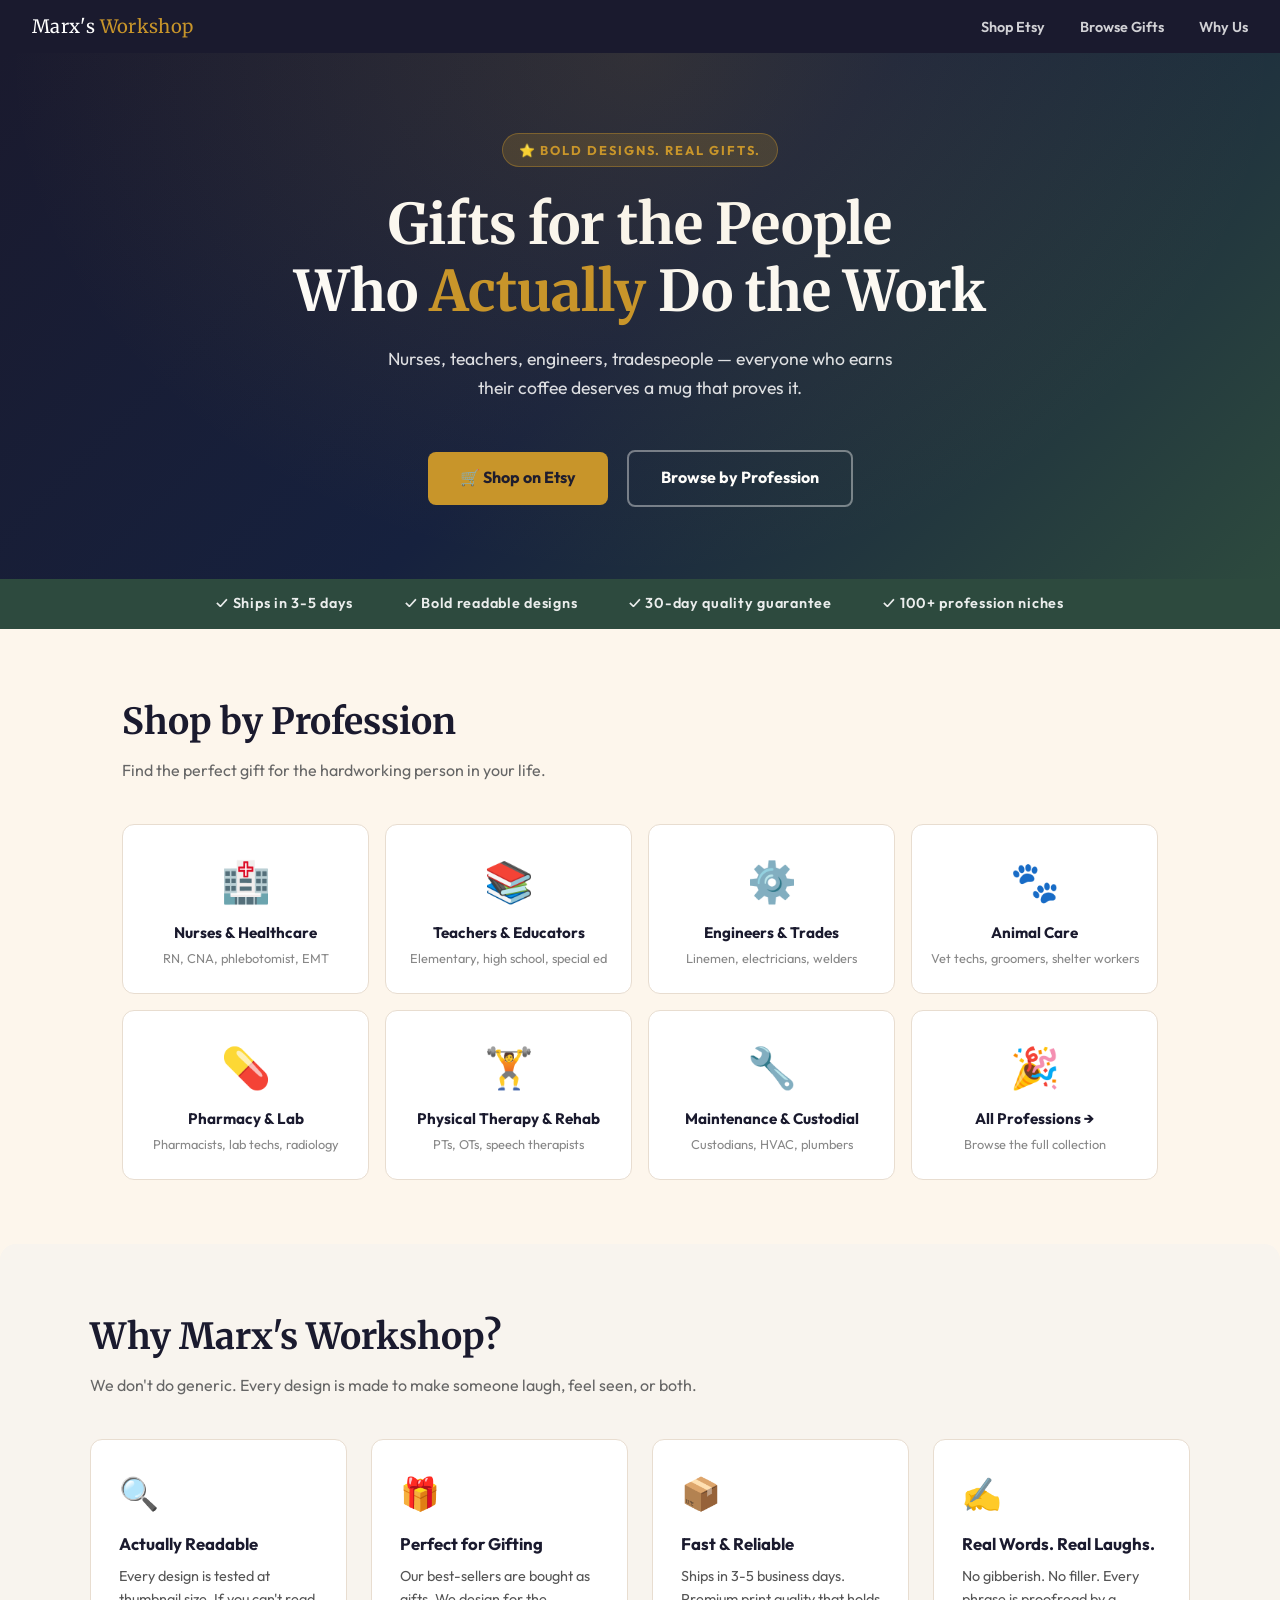
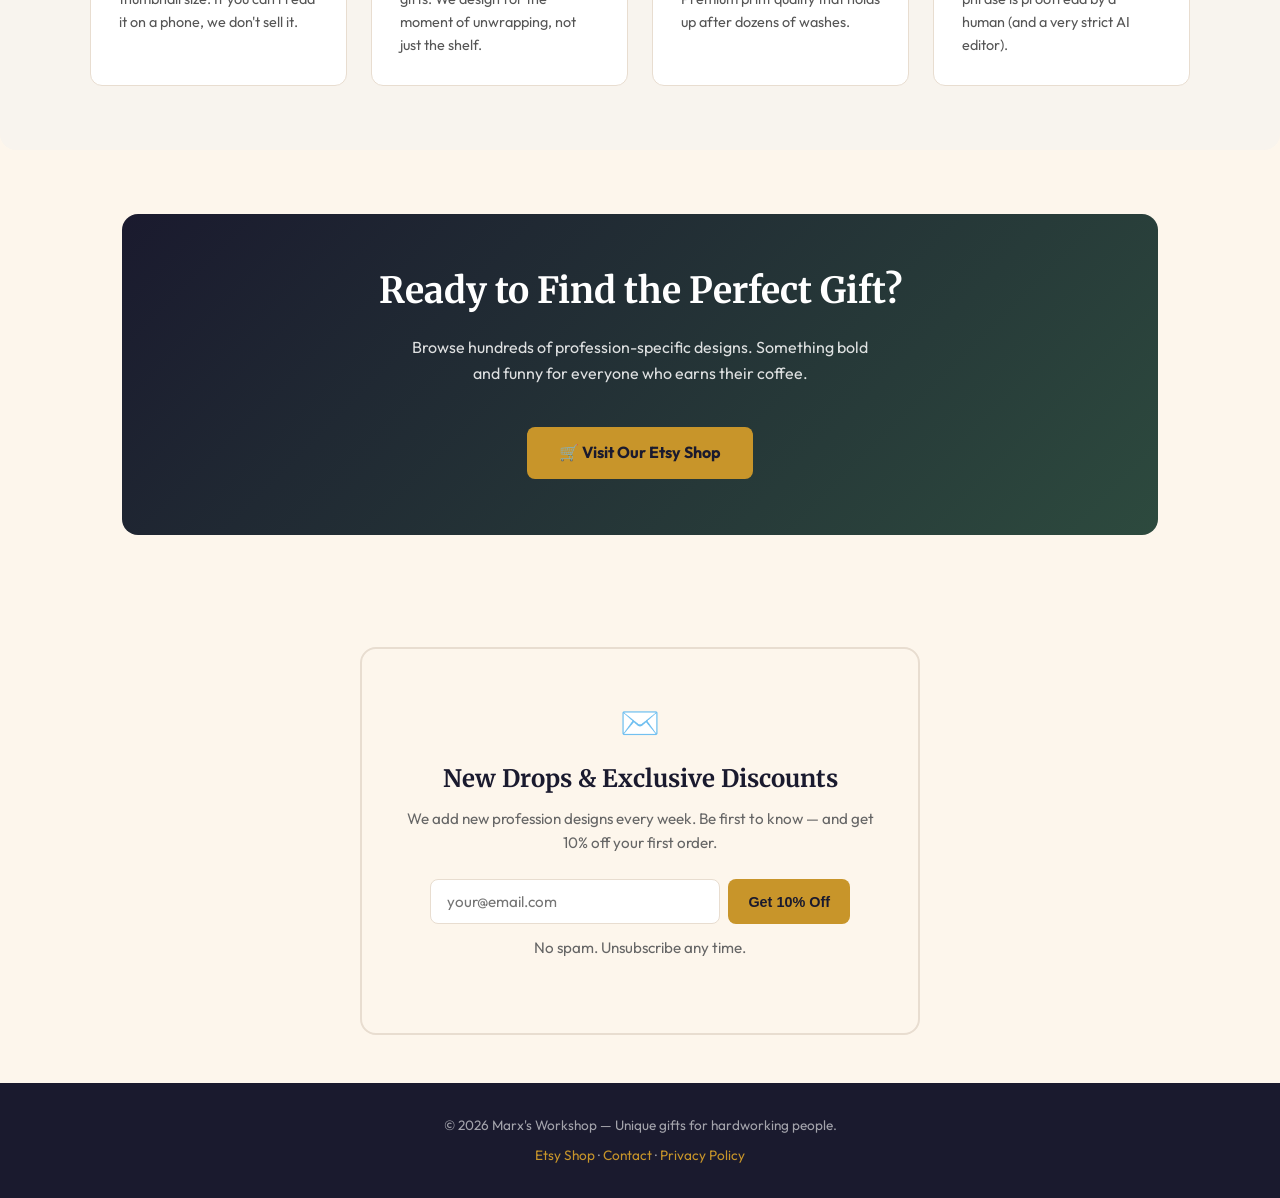
<file: index.html>
<!DOCTYPE html>
<html lang="en">
<head>
  <meta charset="UTF-8">
  <meta name="viewport" content="width=device-width, initial-scale=1.0">
  <title>Marx's Workshop — Unique Gifts for Every Profession</title>
  <meta name="description" content="Handcrafted print-on-demand gifts for nurses, teachers, engineers, and every hardworking professional. Mugs, shirts, and more — bold designs that people actually want.">
  <meta name="keywords" content="funny nurse gift, teacher gift mug, engineer shirt, occupational therapist gift, funny coffee mug, unique profession gifts, etsy gifts">
  <meta property="og:title" content="Marx's Workshop — Unique Gifts for Every Profession">
  <meta property="og:description" content="Bold, readable designs. Fast shipping. Real gifts for real people.">
  <meta property="og:type" content="website">
  <link rel="preconnect" href="https://fonts.googleapis.com">
  <link href="https://fonts.googleapis.com/css2?family=Outfit:wght@400;600;700;900&family=Merriweather:wght@700&display=swap" rel="stylesheet">
  <style>
    *, *::before, *::after { box-sizing: border-box; margin: 0; padding: 0; }

    :root {
      --ink:     #1a1a2e;
      --cream:   #fdf6ec;
      --gold:    #c8952a;
      --rust:    #c0392b;
      --sage:    #2d4a3e;
      --light:   #f8f4ee;
      --border:  #e8ddd0;
    }

    html { scroll-behavior: smooth; }

    body {
      font-family: 'Outfit', sans-serif;
      background: var(--cream);
      color: var(--ink);
      line-height: 1.6;
    }

    /* ── HEADER ── */
    header {
      background: var(--ink);
      color: white;
      padding: 0.75rem 2rem;
      display: flex;
      align-items: center;
      justify-content: space-between;
      position: sticky;
      top: 0;
      z-index: 100;
    }
    .logo {
      font-family: 'Merriweather', serif;
      font-size: 1.15rem;
      letter-spacing: 0.02em;
    }
    .logo span { color: var(--gold); }
    nav a {
      color: rgba(255,255,255,0.8);
      text-decoration: none;
      margin-left: 2rem;
      font-size: 0.9rem;
      font-weight: 600;
      transition: color 0.2s;
    }
    nav a:hover { color: var(--gold); }

    /* ── HERO ── */
    .hero {
      background: linear-gradient(135deg, var(--ink) 0%, #16213e 50%, var(--sage) 100%);
      color: white;
      padding: 5rem 2rem 4rem;
      text-align: center;
      position: relative;
      overflow: hidden;
    }
    .hero::before {
      content: '';
      position: absolute;
      inset: 0;
      background: radial-gradient(ellipse at 50% 0%, rgba(200,149,42,0.15) 0%, transparent 70%);
      pointer-events: none;
    }
    .hero-badge {
      display: inline-block;
      background: rgba(200,149,42,0.2);
      border: 1px solid rgba(200,149,42,0.4);
      color: var(--gold);
      font-size: 0.8rem;
      font-weight: 700;
      letter-spacing: 0.15em;
      text-transform: uppercase;
      padding: 0.35rem 1rem;
      border-radius: 99px;
      margin-bottom: 1.5rem;
    }
    .hero h1 {
      font-family: 'Merriweather', serif;
      font-size: clamp(2rem, 5vw, 3.5rem);
      line-height: 1.2;
      margin-bottom: 1.25rem;
      max-width: 700px;
      margin-left: auto;
      margin-right: auto;
    }
    .hero h1 em { color: var(--gold); font-style: normal; }
    .hero p {
      font-size: 1.1rem;
      opacity: 0.85;
      max-width: 540px;
      margin: 0 auto 2.5rem;
    }
    .hero-cta {
      display: inline-flex;
      align-items: center;
      gap: 0.5rem;
      background: var(--gold);
      color: var(--ink);
      font-weight: 700;
      font-size: 1rem;
      padding: 0.85rem 2rem;
      border-radius: 8px;
      text-decoration: none;
      transition: transform 0.2s, box-shadow 0.2s;
      margin: 0.5rem;
    }
    .hero-cta:hover { transform: translateY(-2px); box-shadow: 0 8px 24px rgba(200,149,42,0.3); }
    .hero-cta.secondary {
      background: transparent;
      color: white;
      border: 2px solid rgba(255,255,255,0.4);
    }
    .hero-cta.secondary:hover { border-color: white; box-shadow: none; }

    /* ── TRUST STRIP ── */
    .trust-strip {
      background: var(--sage);
      color: white;
      padding: 0.85rem 2rem;
      text-align: center;
      font-size: 0.9rem;
      font-weight: 600;
      letter-spacing: 0.05em;
    }
    .trust-strip span { margin: 0 1.5rem; opacity: 0.9; }
    .trust-strip span::before { margin-right: 0.4rem; }

    /* ── SECTIONS ── */
    section { padding: 4rem 2rem; max-width: 1100px; margin: 0 auto; }

    h2 {
      font-family: 'Merriweather', serif;
      font-size: clamp(1.5rem, 3vw, 2.25rem);
      margin-bottom: 0.5rem;
    }
    .section-sub {
      color: #666;
      margin-bottom: 2.5rem;
      font-size: 1rem;
    }

    /* ── NICHE GRID ── */
    .niche-grid {
      display: grid;
      grid-template-columns: repeat(auto-fill, minmax(200px, 1fr));
      gap: 1rem;
    }
    .niche-card {
      background: white;
      border: 1px solid var(--border);
      border-radius: 12px;
      padding: 1.5rem 1rem;
      text-align: center;
      text-decoration: none;
      color: var(--ink);
      transition: transform 0.2s, box-shadow 0.2s, border-color 0.2s;
    }
    .niche-card:hover { transform: translateY(-3px); box-shadow: 0 8px 24px rgba(0,0,0,0.08); border-color: var(--gold); }
    .niche-emoji { font-size: 2.5rem; display: block; margin-bottom: 0.5rem; }
    .niche-label { font-weight: 700; font-size: 0.95rem; }
    .niche-sub { font-size: 0.8rem; color: #888; margin-top: 0.2rem; }

    /* ── WHY US ── */
    .why-grid {
      display: grid;
      grid-template-columns: repeat(auto-fill, minmax(250px, 1fr));
      gap: 1.5rem;
    }
    .why-card {
      background: white;
      border: 1px solid var(--border);
      border-radius: 12px;
      padding: 1.75rem;
    }
    .why-icon { font-size: 2rem; margin-bottom: 0.75rem; }
    .why-card h3 { font-size: 1.05rem; font-weight: 700; margin-bottom: 0.4rem; }
    .why-card p { font-size: 0.9rem; color: #555; }

    /* ── CTA BAND ── */
    .cta-band {
      background: linear-gradient(135deg, var(--ink), var(--sage));
      color: white;
      border-radius: 16px;
      padding: 3rem 2rem;
      text-align: center;
    }
    .cta-band h2 { color: white; font-family: 'Merriweather', serif; }
    .cta-band p { opacity: 0.85; margin: 1rem auto 2rem; max-width: 480px; }

    /* ── NEWSLETTER ── */
    .newsletter {
      background: var(--cream);
      border: 2px solid var(--border);
      border-radius: 16px;
      padding: 3rem 2rem;
      text-align: center;
      max-width: 560px;
      margin: 0 auto;
    }
    .newsletter h2 { font-size: 1.5rem; margin-bottom: 0.5rem; }
    .newsletter p { color: #666; font-size: 0.95rem; margin-bottom: 1.5rem; }
    .nl-form { display: flex; gap: 0.5rem; max-width: 420px; margin: 0 auto; }
    .nl-form input {
      flex: 1; padding: 0.75rem 1rem; border: 1px solid var(--border);
      border-radius: 8px; font-family: inherit; font-size: 0.95rem;
      background: white; color: var(--ink);
    }
    .nl-form input:focus { outline: 2px solid var(--gold); border-color: transparent; }
    .nl-form button {
      padding: 0.75rem 1.25rem; background: var(--gold); color: var(--ink);
      border: none; border-radius: 8px; font-weight: 700; font-size: 0.9rem;
      cursor: pointer; white-space: nowrap; transition: opacity 0.2s;
    }
    .nl-form button:hover { opacity: 0.88; }
    .nl-note { font-size: 0.78rem; color: #aaa; margin-top: 0.75rem; }
    @media (max-width: 480px) { .nl-form { flex-direction: column; } }

    /* ── FOOTER ── */
    footer {
      background: var(--ink);
      color: rgba(255,255,255,0.6);
      text-align: center;
      padding: 2rem;
      font-size: 0.85rem;
    }
    footer a { color: var(--gold); text-decoration: none; }

    @media (max-width: 600px) {
      header { flex-direction: column; gap: 0.75rem; text-align: center; }
      nav a { margin: 0 0.75rem; }
    }
  </style>
</head>
<body>

<header>
  <div class="logo">Marx's <span>Workshop</span></div>
  <nav>
    <a href="https://www.etsy.com/shop/MarxsWorkshop" target="_blank" rel="noopener">Shop Etsy</a>
    <a href="#niches">Browse Gifts</a>
    <a href="#why">Why Us</a>
  </nav>
</header>

<section class="hero" style="max-width:100%;padding-top:5rem;padding-bottom:4rem;">
  <div class="hero-badge">⭐ Bold Designs. Real Gifts.</div>
  <h1>Gifts for the People<br>Who <em>Actually</em> Do the Work</h1>
  <p>Nurses, teachers, engineers, tradespeople — everyone who earns their coffee deserves a mug that proves it.</p>
  <a href="https://www.etsy.com/shop/MarxsWorkshop" class="hero-cta" target="_blank" rel="noopener">
    🛒 Shop on Etsy
  </a>
  <a href="#niches" class="hero-cta secondary">Browse by Profession</a>
</section>

<div class="trust-strip">
  <span>✓ Ships in 3-5 days</span>
  <span>✓ Bold readable designs</span>
  <span>✓ 30-day quality guarantee</span>
  <span>✓ 100+ profession niches</span>
</div>

<section id="niches">
  <h2>Shop by Profession</h2>
  <p class="section-sub">Find the perfect gift for the hardworking person in your life.</p>
  <div class="niche-grid">
    <a href="https://www.etsy.com/shop/MarxsWorkshop" class="niche-card" target="_blank" rel="noopener">
      <span class="niche-emoji">🏥</span>
      <div class="niche-label">Nurses & Healthcare</div>
      <div class="niche-sub">RN, CNA, phlebotomist, EMT</div>
    </a>
    <a href="https://www.etsy.com/shop/MarxsWorkshop" class="niche-card" target="_blank" rel="noopener">
      <span class="niche-emoji">📚</span>
      <div class="niche-label">Teachers & Educators</div>
      <div class="niche-sub">Elementary, high school, special ed</div>
    </a>
    <a href="https://www.etsy.com/shop/MarxsWorkshop" class="niche-card" target="_blank" rel="noopener">
      <span class="niche-emoji">⚙️</span>
      <div class="niche-label">Engineers & Trades</div>
      <div class="niche-sub">Linemen, electricians, welders</div>
    </a>
    <a href="https://www.etsy.com/shop/MarxsWorkshop" class="niche-card" target="_blank" rel="noopener">
      <span class="niche-emoji">🐾</span>
      <div class="niche-label">Animal Care</div>
      <div class="niche-sub">Vet techs, groomers, shelter workers</div>
    </a>
    <a href="https://www.etsy.com/shop/MarxsWorkshop" class="niche-card" target="_blank" rel="noopener">
      <span class="niche-emoji">💊</span>
      <div class="niche-label">Pharmacy & Lab</div>
      <div class="niche-sub">Pharmacists, lab techs, radiology</div>
    </a>
    <a href="https://www.etsy.com/shop/MarxsWorkshop" class="niche-card" target="_blank" rel="noopener">
      <span class="niche-emoji">🏋️</span>
      <div class="niche-label">Physical Therapy & Rehab</div>
      <div class="niche-sub">PTs, OTs, speech therapists</div>
    </a>
    <a href="https://www.etsy.com/shop/MarxsWorkshop" class="niche-card" target="_blank" rel="noopener">
      <span class="niche-emoji">🔧</span>
      <div class="niche-label">Maintenance & Custodial</div>
      <div class="niche-sub">Custodians, HVAC, plumbers</div>
    </a>
    <a href="https://www.etsy.com/shop/MarxsWorkshop" class="niche-card" target="_blank" rel="noopener">
      <span class="niche-emoji">🎉</span>
      <div class="niche-label">All Professions →</div>
      <div class="niche-sub">Browse the full collection</div>
    </a>
  </div>
</section>

<section id="why" style="background:var(--light);border-radius:16px;max-width:100%;padding:4rem 2rem;">
  <div style="max-width:1100px;margin:0 auto;">
    <h2>Why Marx's Workshop?</h2>
    <p class="section-sub">We don't do generic. Every design is made to make someone laugh, feel seen, or both.</p>
    <div class="why-grid">
      <div class="why-card">
        <div class="why-icon">🔍</div>
        <h3>Actually Readable</h3>
        <p>Every design is tested at thumbnail size. If you can't read it on a phone, we don't sell it.</p>
      </div>
      <div class="why-card">
        <div class="why-icon">🎁</div>
        <h3>Perfect for Gifting</h3>
        <p>Our best-sellers are bought as gifts. We design for the moment of unwrapping, not just the shelf.</p>
      </div>
      <div class="why-card">
        <div class="why-icon">📦</div>
        <h3>Fast & Reliable</h3>
        <p>Ships in 3-5 business days. Premium print quality that holds up after dozens of washes.</p>
      </div>
      <div class="why-card">
        <div class="why-icon">✍️</div>
        <h3>Real Words. Real Laughs.</h3>
        <p>No gibberish. No filler. Every phrase is proofread by a human (and a very strict AI editor).</p>
      </div>
    </div>
  </div>
</section>

<section>
  <div class="cta-band">
    <h2>Ready to Find the Perfect Gift?</h2>
    <p>Browse hundreds of profession-specific designs. Something bold and funny for everyone who earns their coffee.</p>
    <a href="https://www.etsy.com/shop/MarxsWorkshop" class="hero-cta" target="_blank" rel="noopener">
      🛒 Visit Our Etsy Shop
    </a>
  </div>
</section>

<section id="newsletter" style="padding:3rem 2rem;">
  <div class="newsletter">
    <div style="font-size:2rem;margin-bottom:0.75rem;">✉️</div>
    <h2>New Drops & Exclusive Discounts</h2>
    <p>We add new profession designs every week. Be first to know — and get 10% off your first order.</p>
    <form class="nl-form" onsubmit="submitEmail(event)">
      <input type="email" id="nl-email" placeholder="your@email.com" required autocomplete="email">
      <button type="submit" id="nl-btn">Get 10% Off</button>
    </form>
    <p class="nl-note" id="nl-msg">No spam. Unsubscribe any time.</p>
  </div>
</section>

<footer>
  <p>&copy; 2026 Marx's Workshop &mdash; Unique gifts for hardworking people.</p>
  <p style="margin-top:0.5rem;">
    <a href="https://www.etsy.com/shop/MarxsWorkshop" target="_blank" rel="noopener">Etsy Shop</a> ·
    <a href="mailto:marxsworkshop@gmail.com">Contact</a> ·
    <a href="/privacy.html">Privacy Policy</a>
  </p>
</footer>

<script>
async function submitEmail(e) {
  e.preventDefault();
  const email = document.getElementById('nl-email').value;
  const btn = document.getElementById('nl-btn');
  const msg = document.getElementById('nl-msg');
  btn.disabled = true; btn.textContent = '...';
  try {
    const r = await fetch('https://glamorous-musky-sherry.ngrok-free.app/api/mailchimp/subscribe', {
      method: 'POST', headers: {'Content-Type':'application/json'},
      body: JSON.stringify({ email, tags: ['website-signup'] })
    });
    if (r.ok) {
      msg.textContent = '✅ Check your inbox for your discount code!';
      msg.style.color = '#2d7a2d';
      btn.textContent = 'Done!';
      document.getElementById('nl-email').value = '';
    } else { throw new Error(); }
  } catch {
    msg.textContent = 'Something went wrong — try again or email us directly.';
    msg.style.color = '#c0392b';
    btn.disabled = false; btn.textContent = 'Get 10% Off';
  }
}
</script>

</body>
</html>
</file>
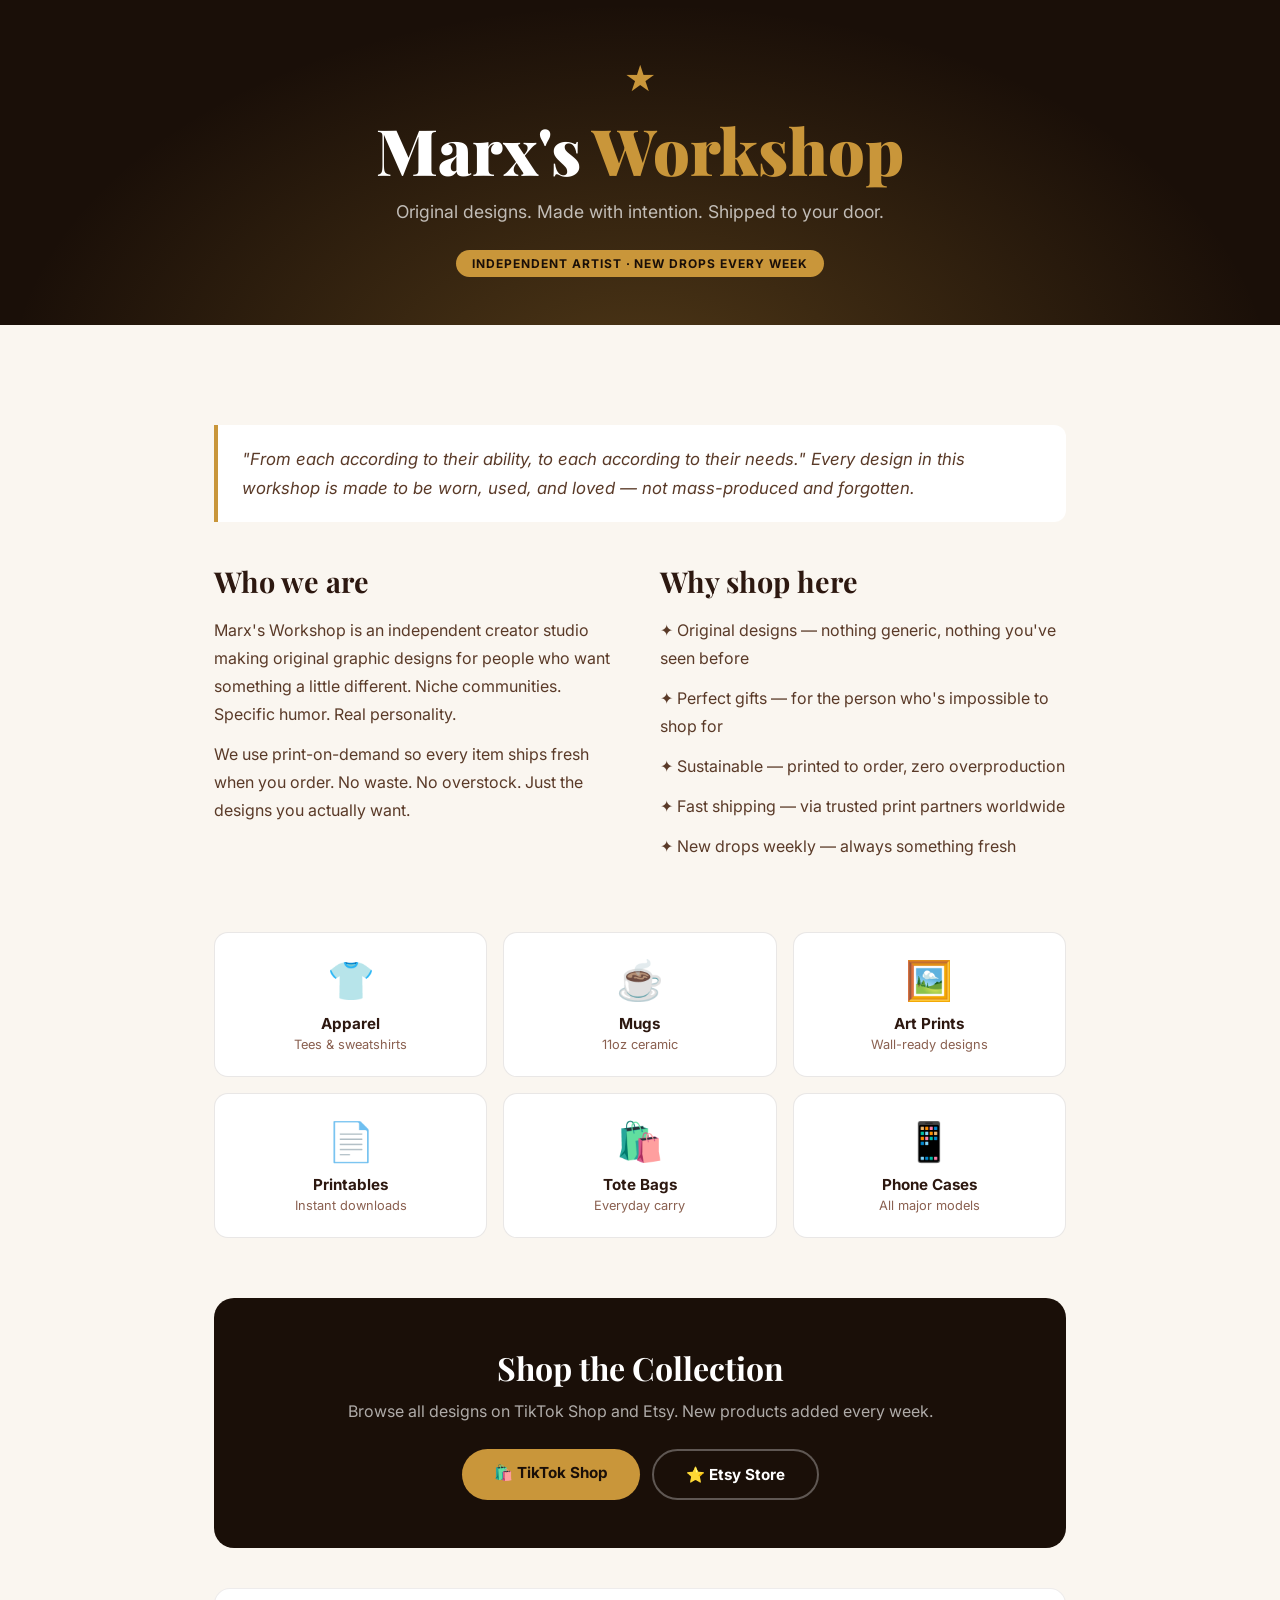
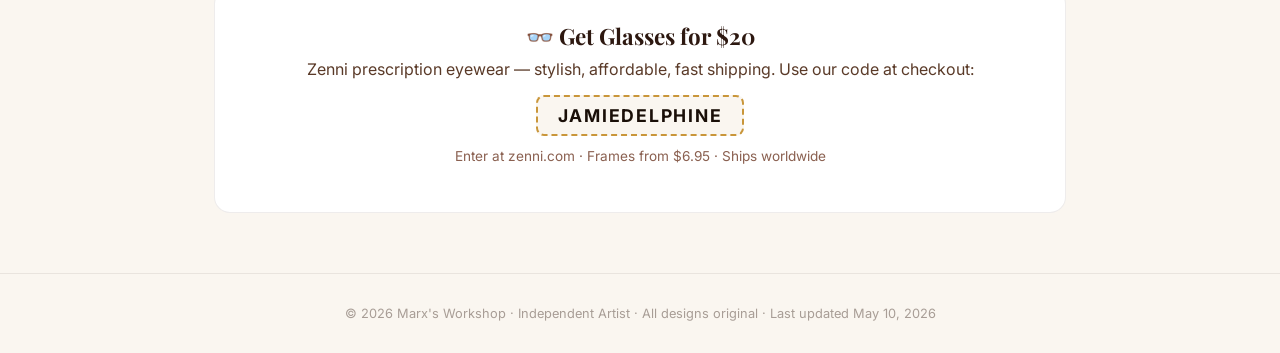
<file: landing/index.html>
<!DOCTYPE html>
<html lang="en">
<head>
  <meta charset="UTF-8">
  <meta name="viewport" content="width=device-width, initial-scale=1.0">
  <title>Marx's Workshop — Original Print-on-Demand Designs | TikTok Shop & Etsy</title>
  <meta name="description" content="Marx's Workshop makes original graphic designs on apparel, mugs, and home goods. Independent artist. Shop on TikTok & Etsy. New designs every week.">
  <meta name="keywords" content="print on demand, original designs, funny mugs, graphic tees, gifts, etsy shop, tiktok shop, independent artist">
  <meta property="og:title" content="Marx's Workshop — Original Print-on-Demand Designs">
  <meta property="og:description" content="Original designs on mugs, tees, and more. New drops every week. Shop on TikTok & Etsy.">
  <meta property="og:type" content="website">
  <link rel="preconnect" href="https://fonts.googleapis.com">
  <link href="https://fonts.googleapis.com/css2?family=Playfair+Display:wght@700;900&family=Inter:wght@400;500;600&display=swap" rel="stylesheet">
  <style>
    *,*::before,*::after{box-sizing:border-box;margin:0;padding:0}
    :root{--gold:#c9963a;--dark:#1a0f08;--cream:#faf6f0;--ink:#2d1810;--red:#c0392b}
    body{font-family:'Inter',sans-serif;background:var(--cream);color:var(--ink);min-height:100vh}
    header{background:var(--dark);color:#fff;padding:60px 24px 48px;text-align:center;position:relative;overflow:hidden}
    header::before{content:'';position:absolute;inset:0;background:radial-gradient(ellipse at 50% 120%,rgba(201,150,58,.3) 0%,transparent 70%)}
    .star{color:var(--gold);font-size:32px;display:block;margin-bottom:16px;position:relative}
    h1{font-family:'Playfair Display',serif;font-size:clamp(2.4rem,6vw,4rem);font-weight:900;line-height:1.1;position:relative}
    h1 span{color:var(--gold)}
    .tagline{margin-top:16px;font-size:1.1rem;color:rgba(255,255,255,.7);position:relative}
    .badge{display:inline-block;margin-top:28px;background:var(--gold);color:var(--dark);font-size:.75rem;font-weight:700;letter-spacing:.08em;text-transform:uppercase;padding:6px 16px;border-radius:100px;position:relative}
    main{max-width:900px;margin:0 auto;padding:60px 24px}
    .manifesto{background:#fff;border-left:4px solid var(--gold);border-radius:0 12px 12px 0;padding:20px 24px;margin:40px 0;font-style:italic;color:#5a3a28;font-size:1.05rem;line-height:1.7}
    .about{display:grid;grid-template-columns:1fr 1fr;gap:40px;margin-bottom:60px}
    @media(max-width:600px){.about{grid-template-columns:1fr}}
    .about-text h2{font-family:'Playfair Display',serif;font-size:1.8rem;margin-bottom:16px}
    .about-text p{font-size:1rem;line-height:1.75;color:#5a3a28;margin-bottom:12px}
    .products{display:grid;grid-template-columns:repeat(3,1fr);gap:16px;margin-bottom:60px}
    @media(max-width:600px){.products{grid-template-columns:1fr 1fr}}
    .product-card{background:#fff;border:1px solid rgba(45,24,16,.1);border-radius:14px;padding:24px 16px;text-align:center;transition:transform .15s,box-shadow .15s}
    .product-card:hover{transform:translateY(-3px);box-shadow:0 8px 24px rgba(45,24,16,.1)}
    .product-icon{font-size:2.4rem;display:block;margin-bottom:10px}
    .product-name{font-weight:700;font-size:.95rem}
    .product-desc{font-size:.8rem;color:#8a6050;margin-top:4px}
    .product-price{font-size:.85rem;color:var(--gold);font-weight:700;margin-top:6px}
    .cta-section{text-align:center;background:var(--dark);color:#fff;border-radius:20px;padding:48px 24px;margin-bottom:40px}
    .cta-section h2{font-family:'Playfair Display',serif;font-size:2rem;margin-bottom:12px}
    .cta-section p{color:rgba(255,255,255,.65);margin-bottom:28px}
    .cta-btns{display:flex;gap:12px;justify-content:center;flex-wrap:wrap}
    .btn{display:inline-block;background:var(--gold);color:var(--dark);font-weight:700;font-size:.95rem;padding:14px 32px;border-radius:100px;text-decoration:none;transition:opacity .15s}
    .btn:hover{opacity:.85}
    .btn.secondary{background:transparent;color:#fff;border:2px solid rgba(255,255,255,.3)}
    .zenni{text-align:center;background:#fff;border-radius:16px;padding:32px 24px;border:1px solid rgba(45,24,16,.08)}
    .zenni h3{font-family:'Playfair Display',serif;font-size:1.4rem;margin-bottom:8px}
    .zenni p{color:#5a3a28;margin-bottom:16px}
    .code{display:inline-block;background:var(--cream);border:2px dashed var(--gold);padding:8px 20px;border-radius:8px;font-weight:700;font-size:1.1rem;letter-spacing:.1em;color:var(--dark)}
    footer{text-align:center;padding:32px 24px;font-size:.8rem;color:rgba(45,24,16,.4);border-top:1px solid rgba(45,24,16,.08)}
  </style>
</head>
<body>
<header>
  <span class="star">★</span>
  <h1>Marx's <span>Workshop</span></h1>
  <p class="tagline">Original designs. Made with intention. Shipped to your door.</p>
  <span class="badge">Independent Artist · New Drops Every Week</span>
</header>
<main>
  <div class="manifesto">"From each according to their ability, to each according to their needs." Every design in this workshop is made to be worn, used, and loved — not mass-produced and forgotten.</div>
  <div class="about">
    <div class="about-text">
      <h2>Who we are</h2>
      <p>Marx's Workshop is an independent creator studio making original graphic designs for people who want something a little different. Niche communities. Specific humor. Real personality.</p>
      <p>We use print-on-demand so every item ships fresh when you order. No waste. No overstock. Just the designs you actually want.</p>
    </div>
    <div class="about-text">
      <h2>Why shop here</h2>
      <p>✦ Original designs — nothing generic, nothing you've seen before</p>
      <p>✦ Perfect gifts — for the person who's impossible to shop for</p>
      <p>✦ Sustainable — printed to order, zero overproduction</p>
      <p>✦ Fast shipping — via trusted print partners worldwide</p>
      <p>✦ New drops weekly — always something fresh</p>
    </div>
  </div>
  <div class="products">
    <div class="product-card"><span class="product-icon">👕</span><div class="product-name">Apparel</div><div class="product-desc">Tees & sweatshirts</div></div>
    <div class="product-card"><span class="product-icon">☕</span><div class="product-name">Mugs</div><div class="product-desc">11oz ceramic</div></div>
    <div class="product-card"><span class="product-icon">🖼️</span><div class="product-name">Art Prints</div><div class="product-desc">Wall-ready designs</div></div>
    <div class="product-card"><span class="product-icon">📄</span><div class="product-name">Printables</div><div class="product-desc">Instant downloads</div></div>
    <div class="product-card"><span class="product-icon">🛍️</span><div class="product-name">Tote Bags</div><div class="product-desc">Everyday carry</div></div>
    <div class="product-card"><span class="product-icon">📱</span><div class="product-name">Phone Cases</div><div class="product-desc">All major models</div></div></div>
  <div class="cta-section">
    <h2>Shop the Collection</h2>
    <p>Browse all designs on TikTok Shop and Etsy. New products added every week.</p>
    <div class="cta-btns">
      <a href="https://www.tiktok.com/@jamiedelphine/shop" class="btn">🛍️ TikTok Shop</a>
      <a href="https://www.etsy.com/shop/marxsworkshop" class="btn secondary">⭐ Etsy Store</a>
    </div>
  </div>
  <div class="zenni">
    <h3>👓 Get Glasses for $20</h3>
    <p>Zenni prescription eyewear — stylish, affordable, fast shipping. Use our code at checkout:</p>
    <span class="code">JAMIEDELPHINE</span>
    <p style="margin-top:12px;font-size:.85rem;color:#8a6050">Enter at zenni.com · Frames from $6.95 · Ships worldwide</p>
  </div>
</main>
<footer>
  © 2026 Marx's Workshop · Independent Artist · All designs original · Last updated May 10, 2026
</footer>
</body>
</html>
</file>
